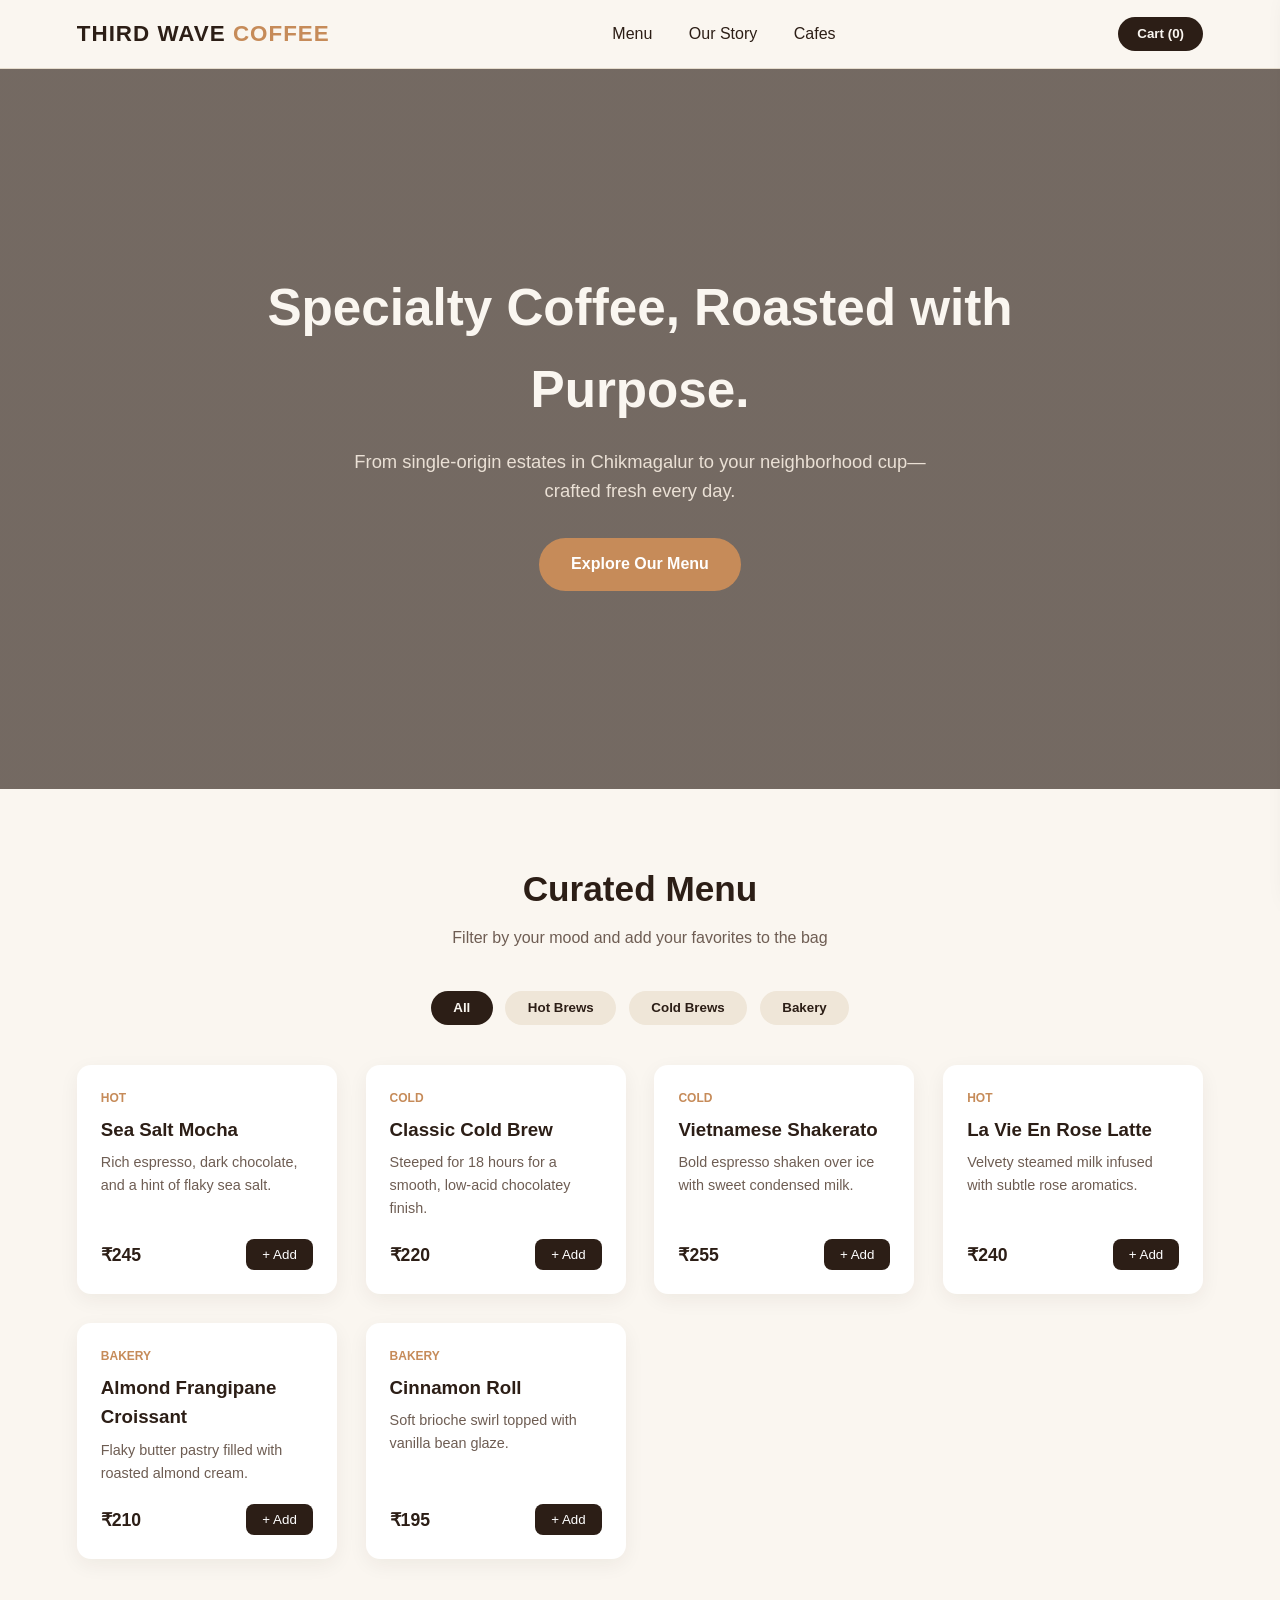
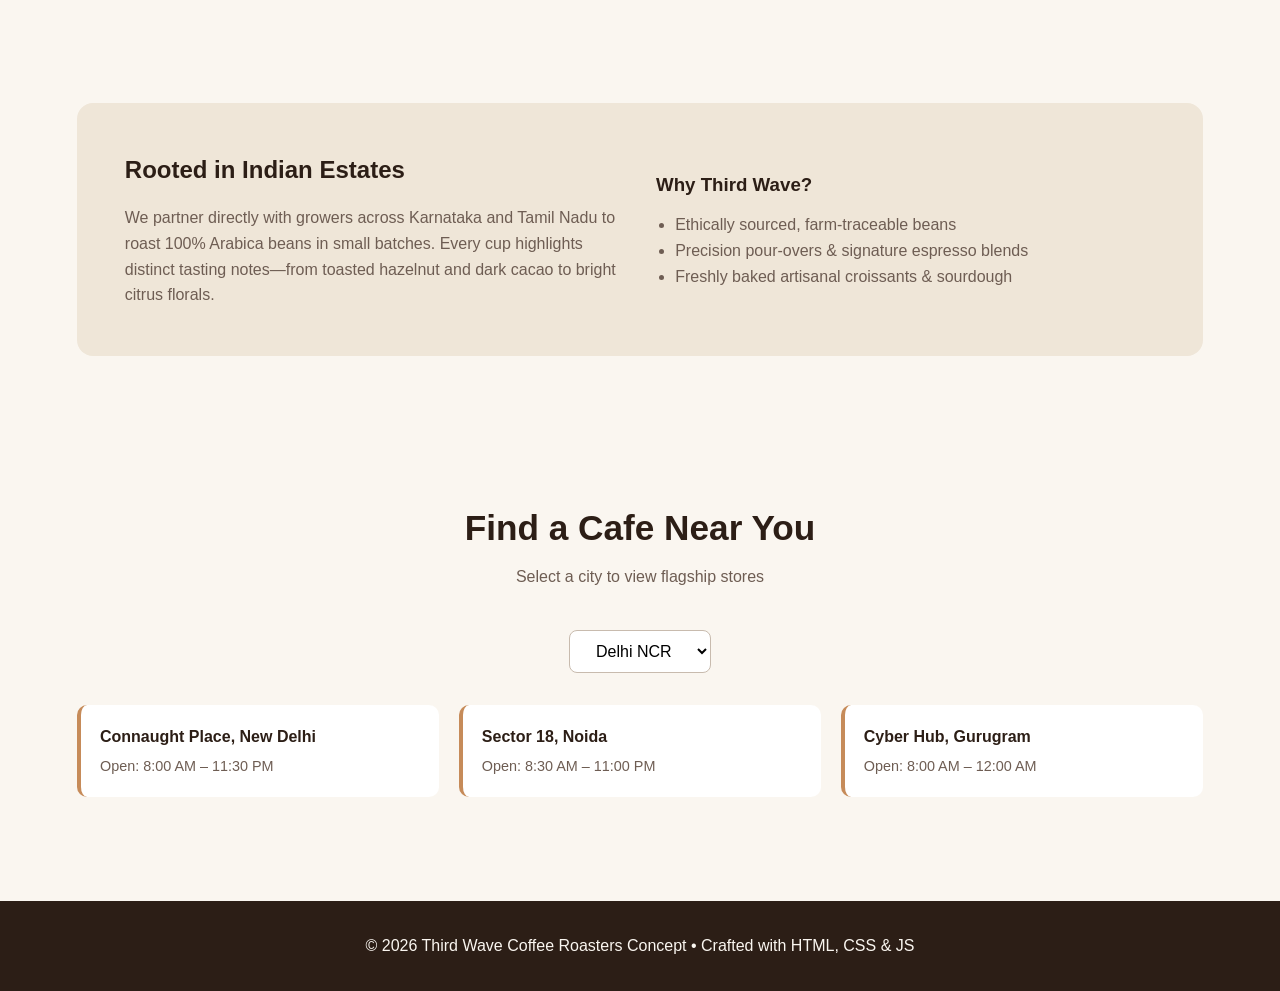
<file: index.html>
<!DOCTYPE html>
<html lang="en">
<head>
  <meta charset="UTF-8" />
  <meta name="viewport" content="width=device-width, initial-scale=1.0" />
  <title>Third Wave Coffee | Specialty Roasters</title>
  <style>
    :root {
      --espresso: #2C1E16;
      --cream: #FAF6F0;
      --latte: #EFE6D8;
      --caramel: #C68B59;
      --text-muted: #6E5D53;
    }

    * {
      margin: 0;
      padding: 0;
      box-sizing: border-box;
      font-family: 'Segoe UI', Tahoma, Geneva, Verdana, sans-serif;
    }

    body {
      background-color: var(--cream);
      color: var(--espresso);
      line-height: 1.6;
    }

    /* Navbar */
    header {
      position: sticky;
      top: 0;
      background: rgba(250, 246, 240, 0.95);
      backdrop-filter: blur(8px);
      display: flex;
      justify-content: space-between;
      align-items: center;
      padding: 1rem 6%;
      border-bottom: 1px solid #E5DCCD;
      z-index: 100;
    }

    .logo {
      font-size: 1.4rem;
      font-weight: 800;
      letter-spacing: 1px;
      text-transform: uppercase;
    }

    .logo span {
      color: var(--caramel);
    }

    nav a {
      text-decoration: none;
      color: var(--espresso);
      margin: 0 1rem;
      font-weight: 500;
      transition: color 0.2s;
    }

    nav a:hover {
      color: var(--caramel);
    }

    .cart-btn {
      background: var(--espresso);
      color: var(--cream);
      border: none;
      padding: 0.6rem 1.2rem;
      border-radius: 25px;
      cursor: pointer;
      font-weight: 600;
    }

    /* Hero */
    .hero {
      height: 80vh;
      background: linear-gradient(rgba(44, 30, 22, 0.65), rgba(44, 30, 22, 0.65)),
        url('https://images.unsplash.com/photo-1495474472287-4d71bcdd2085?auto=format&fit=crop&w=1600&q=80') center/cover;
      display: flex;
      flex-direction: column;
      justify-content: center;
      align-items: center;
      text-align: center;
      color: var(--cream);
      padding: 0 1.5rem;
    }

    .hero h1 {
      font-size: 3.2rem;
      margin-bottom: 1rem;
      max-width: 750px;
    }

    .hero p {
      font-size: 1.15rem;
      max-width: 580px;
      margin-bottom: 2rem;
      color: #EAE0D5;
    }

    .btn-primary {
      background: var(--caramel);
      color: #fff;
      padding: 0.85rem 2rem;
      border-radius: 30px;
      text-decoration: none;
      font-weight: 600;
      transition: transform 0.2s;
    }

    .btn-primary:hover {
      transform: translateY(-2px);
    }

    /* Sections */
    section {
      padding: 4.5rem 6%;
    }

    .section-title {
      text-align: center;
      font-size: 2.2rem;
      margin-bottom: 0.5rem;
    }

    .section-sub {
      text-align: center;
      color: var(--text-muted);
      margin-bottom: 2.5rem;
    }

    /* Menu Filter */
    .filter-tabs {
      display: flex;
      justify-content: center;
      gap: 0.8rem;
      margin-bottom: 2.5rem;
      flex-wrap: wrap;
    }

    .filter-btn {
      background: var(--latte);
      border: none;
      padding: 0.6rem 1.4rem;
      border-radius: 20px;
      cursor: pointer;
      font-weight: 600;
      color: var(--espresso);
    }

    .filter-btn.active {
      background: var(--espresso);
      color: var(--cream);
    }

    .menu-grid {
      display: grid;
      grid-template-columns: repeat(auto-fit, minmax(260px, 1fr));
      gap: 1.8rem;
    }

    .card {
      background: #fff;
      border-radius: 14px;
      padding: 1.5rem;
      box-shadow: 0 6px 20px rgba(44, 30, 22, 0.06);
      display: flex;
      flex-direction: column;
      justify-content: space-between;
    }

    .card-tag {
      font-size: 0.75rem;
      text-transform: uppercase;
      color: var(--caramel);
      font-weight: 700;
      margin-bottom: 0.4rem;
    }

    .card h3 {
      margin-bottom: 0.4rem;
    }

    .card p {
      font-size: 0.9rem;
      color: var(--text-muted);
      margin-bottom: 1.2rem;
    }

    .card-footer {
      display: flex;
      justify-content: space-between;
      align-items: center;
    }

    .price {
      font-weight: 700;
      font-size: 1.1rem;
    }

    .add-btn {
      background: var(--espresso);
      color: #fff;
      border: none;
      padding: 0.5rem 1rem;
      border-radius: 8px;
      cursor: pointer;
    }

    /* Story & Locator */
    .story-box {
      background: var(--latte);
      border-radius: 16px;
      padding: 3rem;
      display: grid;
      grid-template-columns: repeat(auto-fit, minmax(280px, 1fr));
      gap: 2rem;
      align-items: center;
    }

    .locator-controls {
      text-align: center;
      margin-bottom: 2rem;
    }

    select {
      padding: 0.7rem 1.4rem;
      border-radius: 8px;
      border: 1px solid #C8BBAE;
      font-size: 1rem;
      background: #fff;
    }

    .locations-list {
      display: grid;
      grid-template-columns: repeat(auto-fit, minmax(250px, 1fr));
      gap: 1.2rem;
    }

    .loc-card {
      background: #fff;
      padding: 1.2rem;
      border-radius: 10px;
      border-left: 4px solid var(--caramel);
    }

    /* Cart Modal */
    .cart-modal {
      position: fixed;
      top: 0;
      right: -360px;
      width: 340px;
      height: 100vh;
      background: #fff;
      box-shadow: -5px 0 25px rgba(0, 0, 0, 0.15);
      padding: 2rem;
      transition: right 0.3s ease;
      z-index: 200;
      display: flex;
      flex-direction: column;
      justify-content: space-between;
    }

    .cart-modal.open {
      right: 0;
    }

    .cart-item {
      display: flex;
      justify-content: space-between;
      margin: 0.8rem 0;
      border-bottom: 1px solid #eee;
      padding-bottom: 0.5rem;
    }

    footer {
      background: var(--espresso);
      color: var(--cream);
      text-align: center;
      padding: 2rem;
      margin-top: 2rem;
    }
  </style>
</head>
<body>

  <header>
    <div class="logo">Third Wave <span>Coffee</span></div>
    <nav>
      <a href="#menu">Menu</a>
      <a href="#story">Our Story</a>
      <a href="#locations">Cafes</a>
    </nav>
    <button class="cart-btn" onclick="toggleCart()">Cart (<span id="cart-count">0</span>)</button>
  </header>

  <section class="hero">
    <h1>Specialty Coffee, Roasted with Purpose.</h1>
    <p>From single-origin estates in Chikmagalur to your neighborhood cup—crafted fresh every day.</p>
    <a href="#menu" class="btn-primary">Explore Our Menu</a>
  </section>

  <section id="menu">
    <h2 class="section-title">Curated Menu</h2>
    <p class="section-sub">Filter by your mood and add your favorites to the bag</p>

    <div class="filter-tabs">
      <button class="filter-btn active" onclick="filterMenu('all', this)">All</button>
      <button class="filter-btn" onclick="filterMenu('hot', this)">Hot Brews</button>
      <button class="filter-btn" onclick="filterMenu('cold', this)">Cold Brews</button>
      <button class="filter-btn" onclick="filterMenu('bakery', this)">Bakery</button>
    </div>

    <div class="menu-grid" id="menu-grid"></div>
  </section>

  <section id="story">
    <div class="story-box">
      <div>
        <h2>Rooted in Indian Estates</h2>
        <p style="margin-top: 1rem; color: var(--text-muted);">
          We partner directly with growers across Karnataka and Tamil Nadu to roast 100% Arabica beans in small batches. Every cup highlights distinct tasting notes—from toasted hazelnut and dark cacao to bright citrus florals.
        </p>
      </div>
      <div>
        <h3>Why Third Wave?</h3>
        <ul style="margin-top: 0.8rem; padding-left: 1.2rem; color: var(--text-muted);">
          <li>Ethically sourced, farm-traceable beans</li>
          <li>Precision pour-overs & signature espresso blends</li>
          <li>Freshly baked artisanal croissants & sourdough</li>
        </ul>
      </div>
    </div>
  </section>

  <section id="locations">
    <h2 class="section-title">Find a Cafe Near You</h2>
    <p class="section-sub">Select a city to view flagship stores</p>
    <div class="locator-controls">
      <select id="city-select" onchange="renderLocations()">
        <option value="delhi">Delhi NCR</option>
        <option value="bengaluru">Bengaluru</option>
        <option value="mumbai">Mumbai</option>
      </select>
    </div>
    <div class="locations-list" id="locations-list"></div>
  </section>

  <!-- Cart Drawer -->
  <div class="cart-modal" id="cart-modal">
    <div>
      <div style="display:flex; justify-content:space-between; align-items:center;">
        <h3>Your Order</h3>
        <button onclick="toggleCart()" style="border:none; background:none; font-size:1.3rem; cursor:pointer;">✕</button>
      </div>
      <div id="cart-items" style="margin-top:1.5rem;"></div>
    </div>
    <div>
      <h4>Total: ₹<span id="cart-total">0</span></h4>
      <button class="add-btn" style="width:100%; margin-top:1rem; padding:0.8rem;" onclick="checkout()">Place Order</button>
    </div>
  </div>

  <footer>
    <p>© 2026 Third Wave Coffee Roasters Concept • Crafted with HTML, CSS & JS</p>
  </footer>

  <script>
    const menuData = [
      { id: 1, name: "Sea Salt Mocha", category: "hot", desc: "Rich espresso, dark chocolate, and a hint of flaky sea salt.", price: 245 },
      { id: 2, name: "Classic Cold Brew", category: "cold", desc: "Steeped for 18 hours for a smooth, low-acid chocolatey finish.", price: 220 },
      { id: 3, name: "Vietnamese Shakerato", category: "cold", desc: "Bold espresso shaken over ice with sweet condensed milk.", price: 255 },
      { id: 4, name: "La Vie En Rose Latte", category: "hot", desc: "Velvety steamed milk infused with subtle rose aromatics.", price: 240 },
      { id: 5, name: "Almond Frangipane Croissant", category: "bakery", desc: "Flaky butter pastry filled with roasted almond cream.", price: 210 },
      { id: 6, name: "Cinnamon Roll", category: "bakery", desc: "Soft brioche swirl topped with vanilla bean glaze.", price: 195 }
    ];

    const cafeLocations = {
      delhi: [
        { name: "Connaught Place, New Delhi", hours: "8:00 AM – 11:30 PM" },
        { name: "Sector 18, Noida", hours: "8:30 AM – 11:00 PM" },
        { name: "Cyber Hub, Gurugram", hours: "8:00 AM – 12:00 AM" }
      ],
      bengaluru: [
        { name: "Indiranagar 12th Main", hours: "7:30 AM – 11:30 PM" },
        { name: "Koramangala 4th Block", hours: "8:00 AM – 11:00 PM" }
      ],
      mumbai: [
        { name: "Bandra West, Linking Road", hours: "8:00 AM – 11:30 PM" },
        { name: "Powai, Hiranandani Gardens", hours: "8:00 AM – 11:00 PM" }
      ]
    };

    let cart = [];

    function renderMenu(items) {
      const grid = document.getElementById("menu-grid");
      grid.innerHTML = items.map(item => `
        <div class="card">
          <div>
            <div class="card-tag">${item.category}</div>
            <h3>${item.name}</h3>
            <p>${item.desc}</p>
          </div>
          <div class="card-footer">
            <span class="price">₹${item.price}</span>
            <button class="add-btn" onclick="addToCart(${item.id})">+ Add</button>
          </div>
        </div>
      `).join("");
    }

    function filterMenu(category, btn) {
      document.querySelectorAll(".filter-btn").forEach(b => b.classList.remove("active"));
      btn.classList.add("active");
      const filtered = category === "all" ? menuData : menuData.filter(i => i.category === category);
      renderMenu(filtered);
    }

    function addToCart(id) {
      const item = menuData.find(i => i.id === id);
      cart.push(item);
      updateCartUI();
    }

    function updateCartUI() {
      document.getElementById("cart-count").innerText = cart.length;
      const cartItemsDiv = document.getElementById("cart-items");
      cartItemsDiv.innerHTML = cart.length === 0
        ? "<p style='color:#777;'>Your bag is empty.</p>"
        : cart.map((item, idx) => `
            <div class="cart-item">
              <span>${item.name}</span>
              <span>₹${item.price} <button onclick="removeItem(${idx})" style="border:none;background:none;color:red;cursor:pointer;">✕</button></span>
            </div>
          `).join("");
      const total = cart.reduce((sum, item) => sum + item.price, 0);
      document.getElementById("cart-total").innerText = total;
    }

    function removeItem(index) {
      cart.splice(index, 1);
      updateCartUI();
    }

    function toggleCart() {
      document.getElementById("cart-modal").classList.toggle("open");
    }

    function checkout() {
      if (cart.length === 0) return alert("Add a drink or snack first!");
      alert("Order confirmed! Your fresh brew is being prepared.");
      cart = [];
      updateCartUI();
      toggleCart();
    }

    function renderLocations() {
      const city = document.getElementById("city-select").value;
      const list = document.getElementById("locations-list");
      list.innerHTML = cafeLocations[city].map(loc => `
        <div class="loc-card">
          <h4>${loc.name}</h4>
          <p style="font-size:0.9rem; color:#6E5D53; margin-top:0.3rem;">Open: ${loc.hours}</p>
        </div>
      `).join("");
    }

    // Initialize
    renderMenu(menuData);
    renderLocations();
  </script>
</body>
</html>
</file>
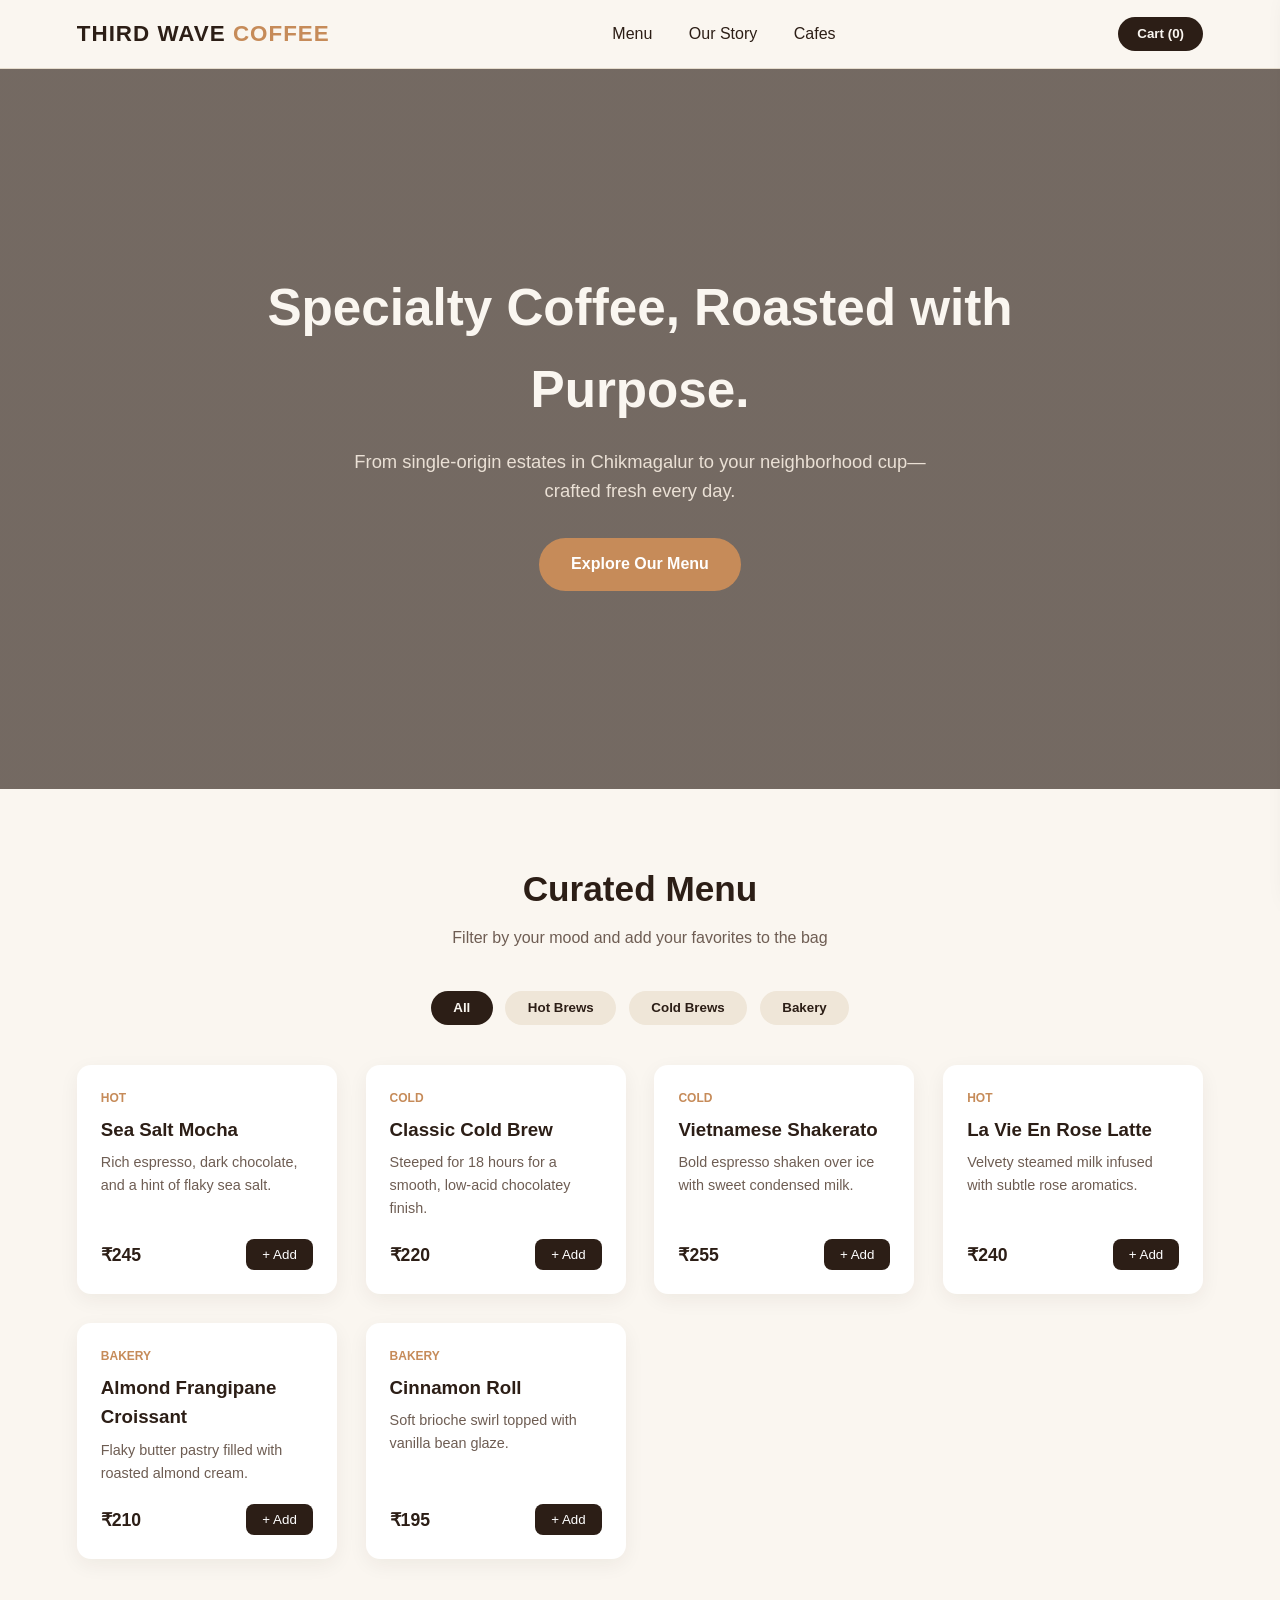
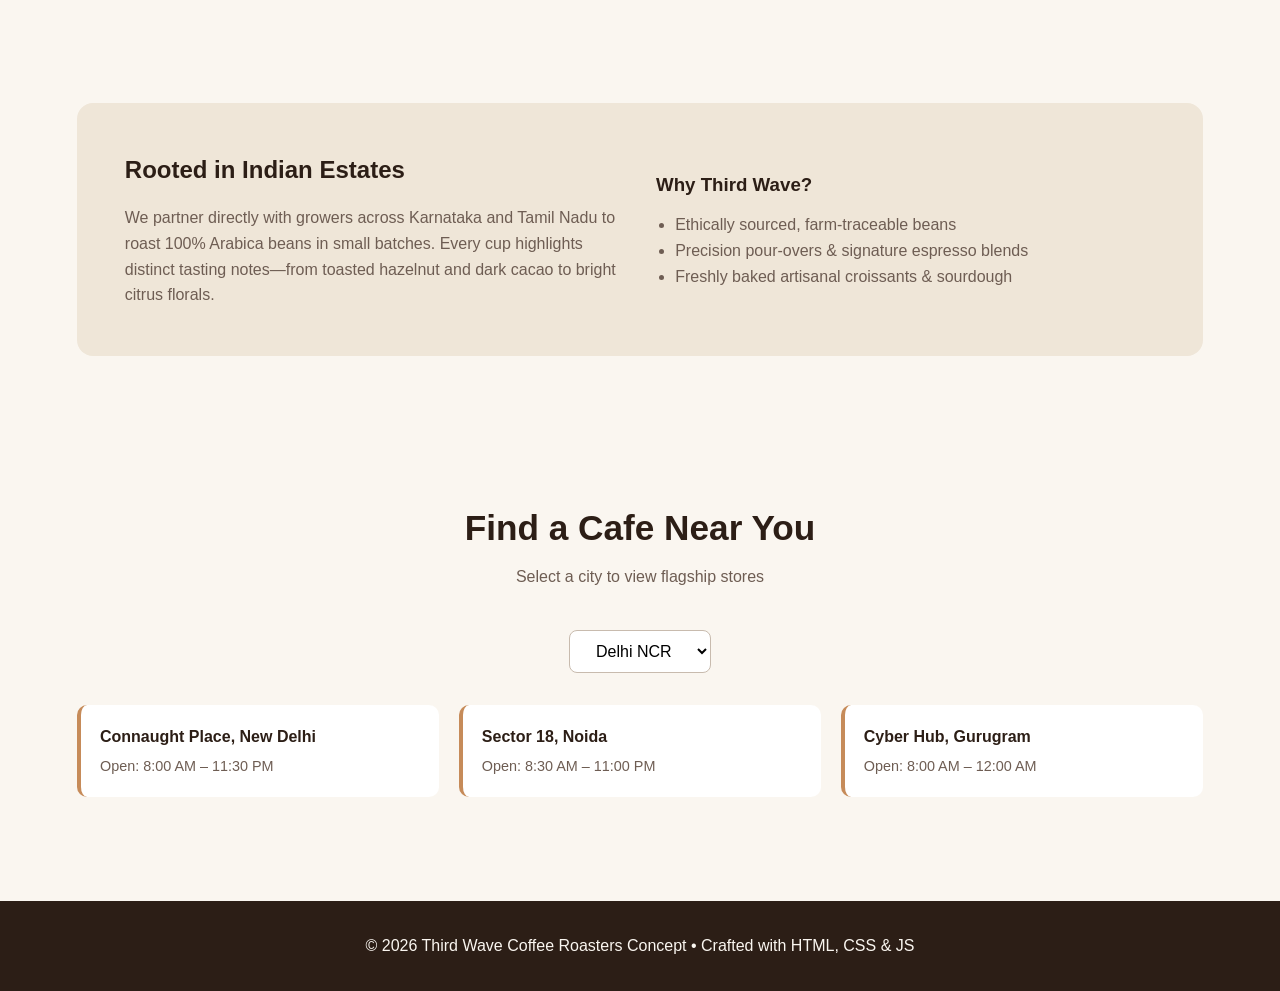
<file: cafe.html>
<!DOCTYPE html>
<html lang="en">
<head>
  <meta charset="UTF-8" />
  <meta name="viewport" content="width=device-width, initial-scale=1.0" />
  <title>Third Wave Coffee | Specialty Roasters</title>
  <style>
    :root {
      --espresso: #2C1E16;
      --cream: #FAF6F0;
      --latte: #EFE6D8;
      --caramel: #C68B59;
      --text-muted: #6E5D53;
    }

    * {
      margin: 0;
      padding: 0;
      box-sizing: border-box;
      font-family: 'Segoe UI', Tahoma, Geneva, Verdana, sans-serif;
    }

    body {
      background-color: var(--cream);
      color: var(--espresso);
      line-height: 1.6;
    }

    /* Navbar */
    header {
      position: sticky;
      top: 0;
      background: rgba(250, 246, 240, 0.95);
      backdrop-filter: blur(8px);
      display: flex;
      justify-content: space-between;
      align-items: center;
      padding: 1rem 6%;
      border-bottom: 1px solid #E5DCCD;
      z-index: 100;
    }

    .logo {
      font-size: 1.4rem;
      font-weight: 800;
      letter-spacing: 1px;
      text-transform: uppercase;
    }

    .logo span {
      color: var(--caramel);
    }

    nav a {
      text-decoration: none;
      color: var(--espresso);
      margin: 0 1rem;
      font-weight: 500;
      transition: color 0.2s;
    }

    nav a:hover {
      color: var(--caramel);
    }

    .cart-btn {
      background: var(--espresso);
      color: var(--cream);
      border: none;
      padding: 0.6rem 1.2rem;
      border-radius: 25px;
      cursor: pointer;
      font-weight: 600;
    }

    /* Hero */
    .hero {
      height: 80vh;
      background: linear-gradient(rgba(44, 30, 22, 0.65), rgba(44, 30, 22, 0.65)),
        url('https://images.unsplash.com/photo-1495474472287-4d71bcdd2085?auto=format&fit=crop&w=1600&q=80') center/cover;
      display: flex;
      flex-direction: column;
      justify-content: center;
      align-items: center;
      text-align: center;
      color: var(--cream);
      padding: 0 1.5rem;
    }

    .hero h1 {
      font-size: 3.2rem;
      margin-bottom: 1rem;
      max-width: 750px;
    }

    .hero p {
      font-size: 1.15rem;
      max-width: 580px;
      margin-bottom: 2rem;
      color: #EAE0D5;
    }

    .btn-primary {
      background: var(--caramel);
      color: #fff;
      padding: 0.85rem 2rem;
      border-radius: 30px;
      text-decoration: none;
      font-weight: 600;
      transition: transform 0.2s;
    }

    .btn-primary:hover {
      transform: translateY(-2px);
    }

    /* Sections */
    section {
      padding: 4.5rem 6%;
    }

    .section-title {
      text-align: center;
      font-size: 2.2rem;
      margin-bottom: 0.5rem;
    }

    .section-sub {
      text-align: center;
      color: var(--text-muted);
      margin-bottom: 2.5rem;
    }

    /* Menu Filter */
    .filter-tabs {
      display: flex;
      justify-content: center;
      gap: 0.8rem;
      margin-bottom: 2.5rem;
      flex-wrap: wrap;
    }

    .filter-btn {
      background: var(--latte);
      border: none;
      padding: 0.6rem 1.4rem;
      border-radius: 20px;
      cursor: pointer;
      font-weight: 600;
      color: var(--espresso);
    }

    .filter-btn.active {
      background: var(--espresso);
      color: var(--cream);
    }

    .menu-grid {
      display: grid;
      grid-template-columns: repeat(auto-fit, minmax(260px, 1fr));
      gap: 1.8rem;
    }

    .card {
      background: #fff;
      border-radius: 14px;
      padding: 1.5rem;
      box-shadow: 0 6px 20px rgba(44, 30, 22, 0.06);
      display: flex;
      flex-direction: column;
      justify-content: space-between;
    }

    .card-tag {
      font-size: 0.75rem;
      text-transform: uppercase;
      color: var(--caramel);
      font-weight: 700;
      margin-bottom: 0.4rem;
    }

    .card h3 {
      margin-bottom: 0.4rem;
    }

    .card p {
      font-size: 0.9rem;
      color: var(--text-muted);
      margin-bottom: 1.2rem;
    }

    .card-footer {
      display: flex;
      justify-content: space-between;
      align-items: center;
    }

    .price {
      font-weight: 700;
      font-size: 1.1rem;
    }

    .add-btn {
      background: var(--espresso);
      color: #fff;
      border: none;
      padding: 0.5rem 1rem;
      border-radius: 8px;
      cursor: pointer;
    }

    /* Story & Locator */
    .story-box {
      background: var(--latte);
      border-radius: 16px;
      padding: 3rem;
      display: grid;
      grid-template-columns: repeat(auto-fit, minmax(280px, 1fr));
      gap: 2rem;
      align-items: center;
    }

    .locator-controls {
      text-align: center;
      margin-bottom: 2rem;
    }

    select {
      padding: 0.7rem 1.4rem;
      border-radius: 8px;
      border: 1px solid #C8BBAE;
      font-size: 1rem;
      background: #fff;
    }

    .locations-list {
      display: grid;
      grid-template-columns: repeat(auto-fit, minmax(250px, 1fr));
      gap: 1.2rem;
    }

    .loc-card {
      background: #fff;
      padding: 1.2rem;
      border-radius: 10px;
      border-left: 4px solid var(--caramel);
    }

    /* Cart Modal */
    .cart-modal {
      position: fixed;
      top: 0;
      right: -360px;
      width: 340px;
      height: 100vh;
      background: #fff;
      box-shadow: -5px 0 25px rgba(0, 0, 0, 0.15);
      padding: 2rem;
      transition: right 0.3s ease;
      z-index: 200;
      display: flex;
      flex-direction: column;
      justify-content: space-between;
    }

    .cart-modal.open {
      right: 0;
    }

    .cart-item {
      display: flex;
      justify-content: space-between;
      margin: 0.8rem 0;
      border-bottom: 1px solid #eee;
      padding-bottom: 0.5rem;
    }

    footer {
      background: var(--espresso);
      color: var(--cream);
      text-align: center;
      padding: 2rem;
      margin-top: 2rem;
    }
  </style>
</head>
<body>

  <header>
    <div class="logo">Third Wave <span>Coffee</span></div>
    <nav>
      <a href="#menu">Menu</a>
      <a href="#story">Our Story</a>
      <a href="#locations">Cafes</a>
    </nav>
    <button class="cart-btn" onclick="toggleCart()">Cart (<span id="cart-count">0</span>)</button>
  </header>

  <section class="hero">
    <h1>Specialty Coffee, Roasted with Purpose.</h1>
    <p>From single-origin estates in Chikmagalur to your neighborhood cup—crafted fresh every day.</p>
    <a href="#menu" class="btn-primary">Explore Our Menu</a>
  </section>

  <section id="menu">
    <h2 class="section-title">Curated Menu</h2>
    <p class="section-sub">Filter by your mood and add your favorites to the bag</p>

    <div class="filter-tabs">
      <button class="filter-btn active" onclick="filterMenu('all', this)">All</button>
      <button class="filter-btn" onclick="filterMenu('hot', this)">Hot Brews</button>
      <button class="filter-btn" onclick="filterMenu('cold', this)">Cold Brews</button>
      <button class="filter-btn" onclick="filterMenu('bakery', this)">Bakery</button>
    </div>

    <div class="menu-grid" id="menu-grid"></div>
  </section>

  <section id="story">
    <div class="story-box">
      <div>
        <h2>Rooted in Indian Estates</h2>
        <p style="margin-top: 1rem; color: var(--text-muted);">
          We partner directly with growers across Karnataka and Tamil Nadu to roast 100% Arabica beans in small batches. Every cup highlights distinct tasting notes—from toasted hazelnut and dark cacao to bright citrus florals.
        </p>
      </div>
      <div>
        <h3>Why Third Wave?</h3>
        <ul style="margin-top: 0.8rem; padding-left: 1.2rem; color: var(--text-muted);">
          <li>Ethically sourced, farm-traceable beans</li>
          <li>Precision pour-overs & signature espresso blends</li>
          <li>Freshly baked artisanal croissants & sourdough</li>
        </ul>
      </div>
    </div>
  </section>

  <section id="locations">
    <h2 class="section-title">Find a Cafe Near You</h2>
    <p class="section-sub">Select a city to view flagship stores</p>
    <div class="locator-controls">
      <select id="city-select" onchange="renderLocations()">
        <option value="delhi">Delhi NCR</option>
        <option value="bengaluru">Bengaluru</option>
        <option value="mumbai">Mumbai</option>
      </select>
    </div>
    <div class="locations-list" id="locations-list"></div>
  </section>

  <!-- Cart Drawer -->
  <div class="cart-modal" id="cart-modal">
    <div>
      <div style="display:flex; justify-content:space-between; align-items:center;">
        <h3>Your Order</h3>
        <button onclick="toggleCart()" style="border:none; background:none; font-size:1.3rem; cursor:pointer;">✕</button>
      </div>
      <div id="cart-items" style="margin-top:1.5rem;"></div>
    </div>
    <div>
      <h4>Total: ₹<span id="cart-total">0</span></h4>
      <button class="add-btn" style="width:100%; margin-top:1rem; padding:0.8rem;" onclick="checkout()">Place Order</button>
    </div>
  </div>

  <footer>
    <p>© 2026 Third Wave Coffee Roasters Concept • Crafted with HTML, CSS & JS</p>
  </footer>

  <script>
    const menuData = [
      { id: 1, name: "Sea Salt Mocha", category: "hot", desc: "Rich espresso, dark chocolate, and a hint of flaky sea salt.", price: 245 },
      { id: 2, name: "Classic Cold Brew", category: "cold", desc: "Steeped for 18 hours for a smooth, low-acid chocolatey finish.", price: 220 },
      { id: 3, name: "Vietnamese Shakerato", category: "cold", desc: "Bold espresso shaken over ice with sweet condensed milk.", price: 255 },
      { id: 4, name: "La Vie En Rose Latte", category: "hot", desc: "Velvety steamed milk infused with subtle rose aromatics.", price: 240 },
      { id: 5, name: "Almond Frangipane Croissant", category: "bakery", desc: "Flaky butter pastry filled with roasted almond cream.", price: 210 },
      { id: 6, name: "Cinnamon Roll", category: "bakery", desc: "Soft brioche swirl topped with vanilla bean glaze.", price: 195 }
    ];

    const cafeLocations = {
      delhi: [
        { name: "Connaught Place, New Delhi", hours: "8:00 AM – 11:30 PM" },
        { name: "Sector 18, Noida", hours: "8:30 AM – 11:00 PM" },
        { name: "Cyber Hub, Gurugram", hours: "8:00 AM – 12:00 AM" }
      ],
      bengaluru: [
        { name: "Indiranagar 12th Main", hours: "7:30 AM – 11:30 PM" },
        { name: "Koramangala 4th Block", hours: "8:00 AM – 11:00 PM" }
      ],
      mumbai: [
        { name: "Bandra West, Linking Road", hours: "8:00 AM – 11:30 PM" },
        { name: "Powai, Hiranandani Gardens", hours: "8:00 AM – 11:00 PM" }
      ]
    };

    let cart = [];

    function renderMenu(items) {
      const grid = document.getElementById("menu-grid");
      grid.innerHTML = items.map(item => `
        <div class="card">
          <div>
            <div class="card-tag">${item.category}</div>
            <h3>${item.name}</h3>
            <p>${item.desc}</p>
          </div>
          <div class="card-footer">
            <span class="price">₹${item.price}</span>
            <button class="add-btn" onclick="addToCart(${item.id})">+ Add</button>
          </div>
        </div>
      `).join("");
    }

    function filterMenu(category, btn) {
      document.querySelectorAll(".filter-btn").forEach(b => b.classList.remove("active"));
      btn.classList.add("active");
      const filtered = category === "all" ? menuData : menuData.filter(i => i.category === category);
      renderMenu(filtered);
    }

    function addToCart(id) {
      const item = menuData.find(i => i.id === id);
      cart.push(item);
      updateCartUI();
    }

    function updateCartUI() {
      document.getElementById("cart-count").innerText = cart.length;
      const cartItemsDiv = document.getElementById("cart-items");
      cartItemsDiv.innerHTML = cart.length === 0
        ? "<p style='color:#777;'>Your bag is empty.</p>"
        : cart.map((item, idx) => `
            <div class="cart-item">
              <span>${item.name}</span>
              <span>₹${item.price} <button onclick="removeItem(${idx})" style="border:none;background:none;color:red;cursor:pointer;">✕</button></span>
            </div>
          `).join("");
      const total = cart.reduce((sum, item) => sum + item.price, 0);
      document.getElementById("cart-total").innerText = total;
    }

    function removeItem(index) {
      cart.splice(index, 1);
      updateCartUI();
    }

    function toggleCart() {
      document.getElementById("cart-modal").classList.toggle("open");
    }

    function checkout() {
      if (cart.length === 0) return alert("Add a drink or snack first!");
      alert("Order confirmed! Your fresh brew is being prepared.");
      cart = [];
      updateCartUI();
      toggleCart();
    }

    function renderLocations() {
      const city = document.getElementById("city-select").value;
      const list = document.getElementById("locations-list");
      list.innerHTML = cafeLocations[city].map(loc => `
        <div class="loc-card">
          <h4>${loc.name}</h4>
          <p style="font-size:0.9rem; color:#6E5D53; margin-top:0.3rem;">Open: ${loc.hours}</p>
        </div>
      `).join("");
    }

    // Initialize
    renderMenu(menuData);
    renderLocations();
  </script>
</body>
</html>
</file>
